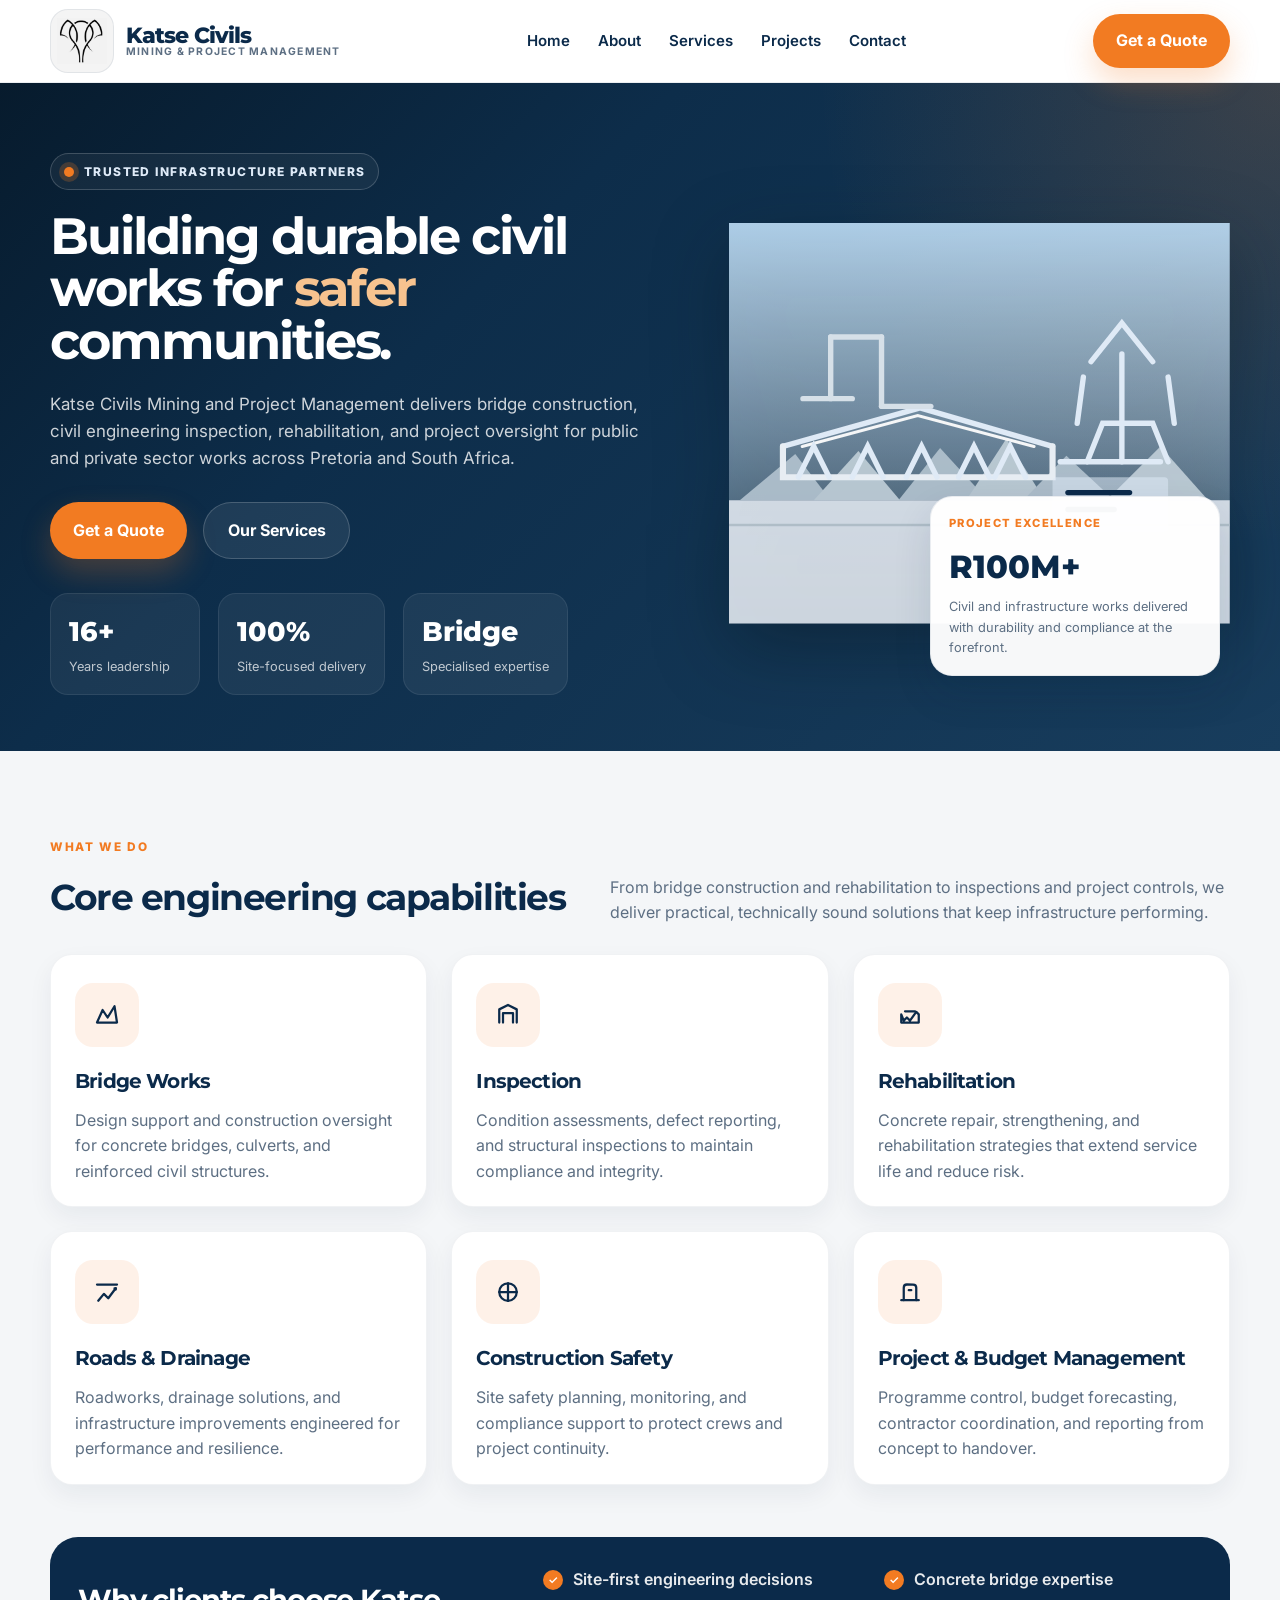
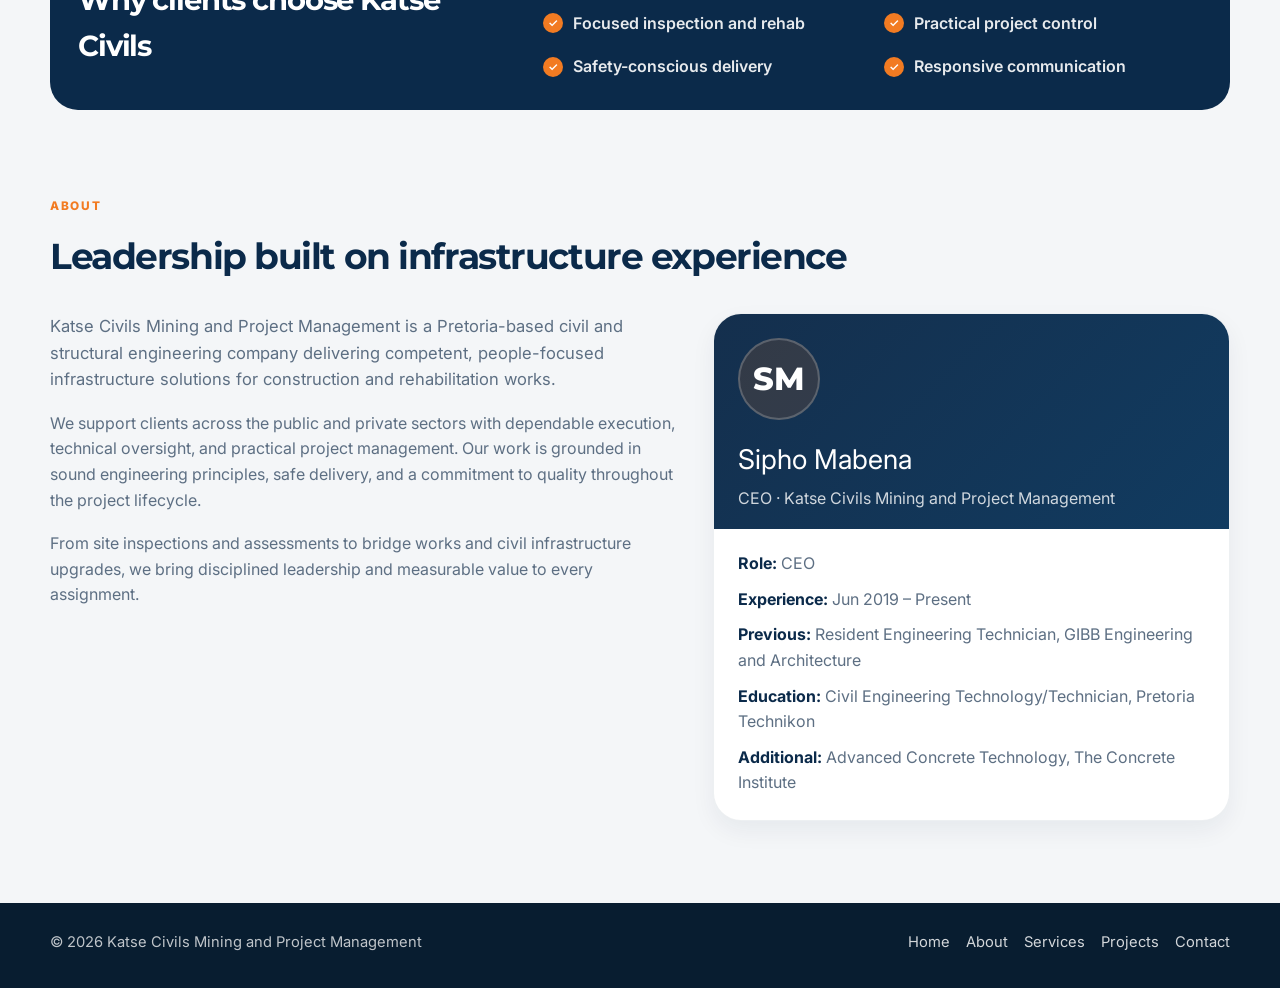
<file: index.html>
﻿<!DOCTYPE html>
<html lang="en">
  <head>
    <meta charset="UTF-8" />
    <meta name="viewport" content="width=device-width, initial-scale=1.0" />
    <title>Katse Civils Mining and Project Management</title>
    <meta
      name="description"
      content="Katse Civils Mining and Project Management delivers civil engineering, bridge works, inspection, rehabilitation and project management solutions in Pretoria and South Africa."
    />
    <link rel="preconnect" href="https://fonts.googleapis.com" />
    <link rel="preconnect" href="https://fonts.gstatic.com" crossorigin />
    <link href="https://fonts.googleapis.com/css2?family=Inter:wght@400;500;600;700;800&family=Montserrat:wght@600;700;800;900&display=swap" rel="stylesheet" />
    <link rel="stylesheet" href="styles.css" />
  </head>
  <body>
    <header class="topbar">
      <div class="container nav">
        <a href="index.html" class="brand" aria-label="Katse Civils home">
          <span class="logo-box" aria-hidden="true">
            <img src="logo.png" alt="Katse Civils logo" />
          </span>
          <span class="brand-copy">
            <span class="brand-name">Katse Civils</span>
            <span class="brand-tag">Mining &amp; Project Management</span>
          </span>
        </a>

        <nav class="nav-links" aria-label="Main navigation">
          <a href="index.html">Home</a>
          <a href="about.html">About</a>
          <a href="services.html">Services</a>
          <a href="projects.html">Projects</a>
          <a href="contact.html">Contact</a>
        </nav>

        <a href="contact.html" class="btn btn-primary">Get a Quote</a>
      </div>
    </header>

    <main>
      <section class="page-hero">
        <div class="hero-grid">
          <div class="hero-copy">
            <div class="eyebrow">Trusted Infrastructure Partners</div>
            <h1>Building durable civil works for <span>safer</span> communities.</h1>
            <p class="lead">Katse Civils Mining and Project Management delivers bridge construction, civil engineering inspection, rehabilitation, and project oversight for public and private sector works across Pretoria and South Africa.</p>

            <div class="hero-actions">
              <a href="contact.html" class="btn btn-primary">Get a Quote</a>
              <a href="services.html" class="btn btn-secondary">Our Services</a>
            </div>

            <div class="hero-metrics" aria-label="Company statistics">
              <div class="metric-box">
                <span class="metric-value">16+</span>
                <span class="metric-label">Years leadership</span>
              </div>
              <div class="metric-box">
                <span class="metric-value">100%</span>
                <span class="metric-label">Site-focused delivery</span>
              </div>
              <div class="metric-box">
                <span class="metric-value">Bridge</span>
                <span class="metric-label">Specialised expertise</span>
              </div>
            </div>
          </div>

          <div class="hero-visual" aria-hidden="true">
            <svg class="hero-art" viewBox="0 0 650 520" xmlns="http://www.w3.org/2000/svg">
              <defs>
                <linearGradient id="skyGlow" x1="0" x2="0" y1="0" y2="1">
                  <stop offset="0%" stop-color="#bfdff8" stop-opacity="0.9"/>
                  <stop offset="100%" stop-color="#dfeef8" stop-opacity="0.1"/>
                </linearGradient>
              </defs>
              <rect x="0" y="0" width="650" height="520" fill="url(#skyGlow)"/>
              <g opacity="0.9">
                <path d="M0 360 L650 360 L650 520 L0 520 Z" fill="#dfe6ee"/>
                <path d="M14 360 L86 300 L132 360 Z" fill="#b4c4d0"/>
                <path d="M110 360 L168 296 L222 360 Z" fill="#c2d0d9"/>
                <path d="M220 360 L274 292 L336 360 Z" fill="#b4c4d0"/>
                <path d="M308 360 L360 280 L410 360 Z" fill="#c2d0d9"/>
                <path d="M382 360 L438 302 L500 360 Z" fill="#b4c4d0"/>
                <path d="M490 360 L560 290 L622 360 Z" fill="#c2d0d9"/>
                <path d="M0 392 H650" stroke="#bcc8d1" stroke-width="3"/>
              </g>
              <g>
                <path d="M70 290 L248 240 L420 290" fill="none" stroke="#dfeaf6" stroke-width="7" stroke-linecap="round"/>
                <path d="M95 290 L245 250 L396 290" fill="none" stroke="#f5f6f7" stroke-width="4" stroke-linecap="round"/>
                <path d="M70 290 L70 330 L420 330 L420 290" fill="none" stroke="#e7edf3" stroke-width="8" stroke-linecap="round"/>
                <path d="M90 330 L110 290 L130 330" fill="none" stroke="#dfeaf6" stroke-width="7" stroke-linecap="round"/>
                <path d="M160 330 L180 290 L200 330" fill="none" stroke="#dfeaf6" stroke-width="7" stroke-linecap="round"/>
                <path d="M230 330 L250 290 L270 330" fill="none" stroke="#dfeaf6" stroke-width="7" stroke-linecap="round"/>
                <path d="M298 330 L318 290 L338 330" fill="none" stroke="#dfeaf6" stroke-width="7" stroke-linecap="round"/>
                <path d="M345 330 L365 290 L385 330" fill="none" stroke="#dfeaf6" stroke-width="7" stroke-linecap="round"/>
                <path d="M96 228 L160 228" stroke="#d6e0e8" stroke-width="7" stroke-linecap="round"/>
                <path d="M132 228 L132 148" stroke="#d6e0e8" stroke-width="7" stroke-linecap="round"/>
                <path d="M132 148 L198 148" stroke="#d6e0e8" stroke-width="7" stroke-linecap="round"/>
                <path d="M198 148 L198 238" stroke="#d6e0e8" stroke-width="7" stroke-linecap="round"/>
                <path d="M198 238 L262 238" stroke="#d6e0e8" stroke-width="7" stroke-linecap="round"/>
                <path d="M430 310 L560 310" stroke="#dfeaf6" stroke-width="7" stroke-linecap="round"/>
                <path d="M510 310 L510 170" stroke="#dfeaf6" stroke-width="7" stroke-linecap="round"/>
                <path d="M470 180 L510 130 L550 180" fill="none" stroke="#dfeaf6" stroke-width="7" stroke-linecap="round"/>
                <path d="M460 200 L452 260" stroke="#dfeaf6" stroke-width="7" stroke-linecap="round"/>
                <path d="M570 200 L578 260" stroke="#dfeaf6" stroke-width="7" stroke-linecap="round"/>
                <path d="M465 310 L485 260 L550 260 L570 310" fill="none" stroke="#dfeaf6" stroke-width="7" stroke-linecap="round"/>
              </g>
              <g>
                <rect x="420" y="330" width="150" height="70" rx="5" fill="#dfeaf6" opacity="0.55"/>
                <path d="M440 350 H520" stroke="#0b2a4a" stroke-width="7" stroke-linecap="round"/>
                <path d="M440 372 H500" stroke="#0b2a4a" stroke-width="7" stroke-linecap="round"/>
              </g>
            </svg>

            <div class="floating-card">
              <div class="mini-label">Project excellence</div>
              <div class="big-metric">R100M+</div>
              <div class="small-text">Civil and infrastructure works delivered with durability and compliance at the forefront.</div>
            </div>
          </div>
        </div>
      </section>

      <section class="section">
        <div class="container">
          <div class="section-head">
            <div>
              <span class="eyebrow-alt">What we do</span>
              <h2>Core engineering capabilities</h2>
            </div>
            <p class="section-text">From bridge construction and rehabilitation to inspections and project controls, we deliver practical, technically sound solutions that keep infrastructure performing.</p>
          </div>

          <div class="services-grid">
            <article class="service-card">
              <div class="icon-circle" aria-hidden="true">
                <svg viewBox="0 0 24 24" fill="none" xmlns="http://www.w3.org/2000/svg">
                  <path d="M4 18L8.5 8L12.5 14L18 5L20 18H4Z" stroke="currentColor" stroke-width="1.8" stroke-linecap="round" stroke-linejoin="round"/>
                </svg>
              </div>
              <h3>Bridge Works</h3>
              <p>Design support and construction oversight for concrete bridges, culverts, and reinforced civil structures.</p>
            </article>

            <article class="service-card">
              <div class="icon-circle" aria-hidden="true">
                <svg viewBox="0 0 24 24" fill="none" xmlns="http://www.w3.org/2000/svg">
                  <path d="M5 18V7.5L12 4L19 7.5V18" stroke="currentColor" stroke-width="1.8" stroke-linecap="round" stroke-linejoin="round"/>
                  <path d="M8 18V10.5H16V18" stroke="currentColor" stroke-width="1.8" stroke-linecap="round" stroke-linejoin="round"/>
                </svg>
              </div>
              <h3>Inspection</h3>
              <p>Condition assessments, defect reporting, and structural inspections to maintain compliance and integrity.</p>
            </article>

            <article class="service-card">
              <div class="icon-circle" aria-hidden="true">
                <svg viewBox="0 0 24 24" fill="none" xmlns="http://www.w3.org/2000/svg">
                  <path d="M7 16.5L9.5 14L12 16.5L17 9.5L19 11.5V18H5V11.5L7 16.5Z" stroke="currentColor" stroke-width="1.8" stroke-linecap="round" stroke-linejoin="round"/>
                  <path d="M8 9H16" stroke="currentColor" stroke-width="1.8" stroke-linecap="round"/>
                </svg>
              </div>
              <h3>Rehabilitation</h3>
              <p>Concrete repair, strengthening, and rehabilitation strategies that extend service life and reduce risk.</p>
            </article>

            <article class="service-card">
              <div class="icon-circle" aria-hidden="true">
                <svg viewBox="0 0 24 24" fill="none" xmlns="http://www.w3.org/2000/svg">
                  <path d="M5 19L9.5 13.5L13 17L19 9" stroke="currentColor" stroke-width="1.8" stroke-linecap="round" stroke-linejoin="round"/>
                  <path d="M18 9H19V10" stroke="currentColor" stroke-width="1.8" stroke-linecap="round" stroke-linejoin="round"/>
                  <path d="M4 6H20" stroke="currentColor" stroke-width="1.8" stroke-linecap="round"/>
                </svg>
              </div>
              <h3>Roads &amp; Drainage</h3>
              <p>Roadworks, drainage solutions, and infrastructure improvements engineered for performance and resilience.</p>
            </article>

            <article class="service-card">
              <div class="icon-circle" aria-hidden="true">
                <svg viewBox="0 0 24 24" fill="none" xmlns="http://www.w3.org/2000/svg">
                  <path d="M12 5V19" stroke="currentColor" stroke-width="1.8" stroke-linecap="round"/>
                  <path d="M5 12H19" stroke="currentColor" stroke-width="1.8" stroke-linecap="round"/>
                  <circle cx="12" cy="12" r="7" stroke="currentColor" stroke-width="1.8"/>
                </svg>
              </div>
              <h3>Construction Safety</h3>
              <p>Site safety planning, monitoring, and compliance support to protect crews and project continuity.</p>
            </article>

            <article class="service-card">
              <div class="icon-circle" aria-hidden="true">
                <svg viewBox="0 0 24 24" fill="none" xmlns="http://www.w3.org/2000/svg">
                  <path d="M7 18.5V8.5C7 7.1 8.1 6 9.5 6H14.5C15.9 6 17 7.1 17 8.5V18.5" stroke="currentColor" stroke-width="1.8" stroke-linecap="round" stroke-linejoin="round"/>
                  <path d="M5 18.5H19" stroke="currentColor" stroke-width="1.8" stroke-linecap="round"/>
                  <path d="M11 10.5H13" stroke="currentColor" stroke-width="1.8" stroke-linecap="round"/>
                </svg>
              </div>
              <h3>Project &amp; Budget Management</h3>
              <p>Programme control, budget forecasting, contractor coordination, and reporting from concept to handover.</p>
            </article>
          </div>

          <div class="why-band">
            <div class="why-grid">
              <div>
                <h3>Why clients choose Katse Civils</h3>
              </div>
              <div class="check-list">
                <span>Site-first engineering decisions</span>
                <span>Concrete bridge expertise</span>
                <span>Focused inspection and rehab</span>
                <span>Practical project control</span>
                <span>Safety-conscious delivery</span>
                <span>Responsive communication</span>
              </div>
            </div>
          </div>
        </div>
      </section>

      <section class="section">
        <div class="container">
          <div class="section-head">
            <div>
              <span class="eyebrow-alt">About</span>
              <h2>Leadership built on infrastructure experience</h2>
            </div>
          </div>

          <div class="about-layout">
            <div class="copy-block">
              <p class="lead-copy">Katse Civils Mining and Project Management is a Pretoria-based civil and structural engineering company delivering competent, people-focused infrastructure solutions for construction and rehabilitation works.</p>
              <p>We support clients across the public and private sectors with dependable execution, technical oversight, and practical project management. Our work is grounded in sound engineering principles, safe delivery, and a commitment to quality throughout the project lifecycle.</p>
              <p>From site inspections and assessments to bridge works and civil infrastructure upgrades, we bring disciplined leadership and measurable value to every assignment.</p>
            </div>

            <aside class="info-card" aria-label="CEO profile card">
              <div class="info-card-header">
                <div class="avatar">SM</div>
                <div class="avatar-name">Sipho Mabena</div>
                <div class="avatar-role">CEO · Katse Civils Mining and Project Management</div>
              </div>
              <div class="info-card-body">
                <div class="credential-list">
                  <div><strong>Role:</strong> CEO</div>
                  <div><strong>Experience:</strong> Jun 2019 – Present</div>
                  <div><strong>Previous:</strong> Resident Engineering Technician, GIBB Engineering and Architecture</div>
                  <div><strong>Education:</strong> Civil Engineering Technology/Technician, Pretoria Technikon</div>
                  <div><strong>Additional:</strong> Advanced Concrete Technology, The Concrete Institute</div>
                </div>
              </div>
            </aside>
          </div>
        </div>
      </section>
    </main>

    <footer>
      <div class="container footer-inner">
        <div>© <span id="year"></span> Katse Civils Mining and Project Management</div>
        <div class="footer-links">
          <a href="index.html">Home</a>
          <a href="about.html">About</a>
          <a href="services.html">Services</a>
          <a href="projects.html">Projects</a>
          <a href="contact.html">Contact</a>
        </div>
      </div>
    </footer>

    <script>
      document.getElementById('year').textContent = new Date().getFullYear();
    </script>
  </body>
</html>
</file>
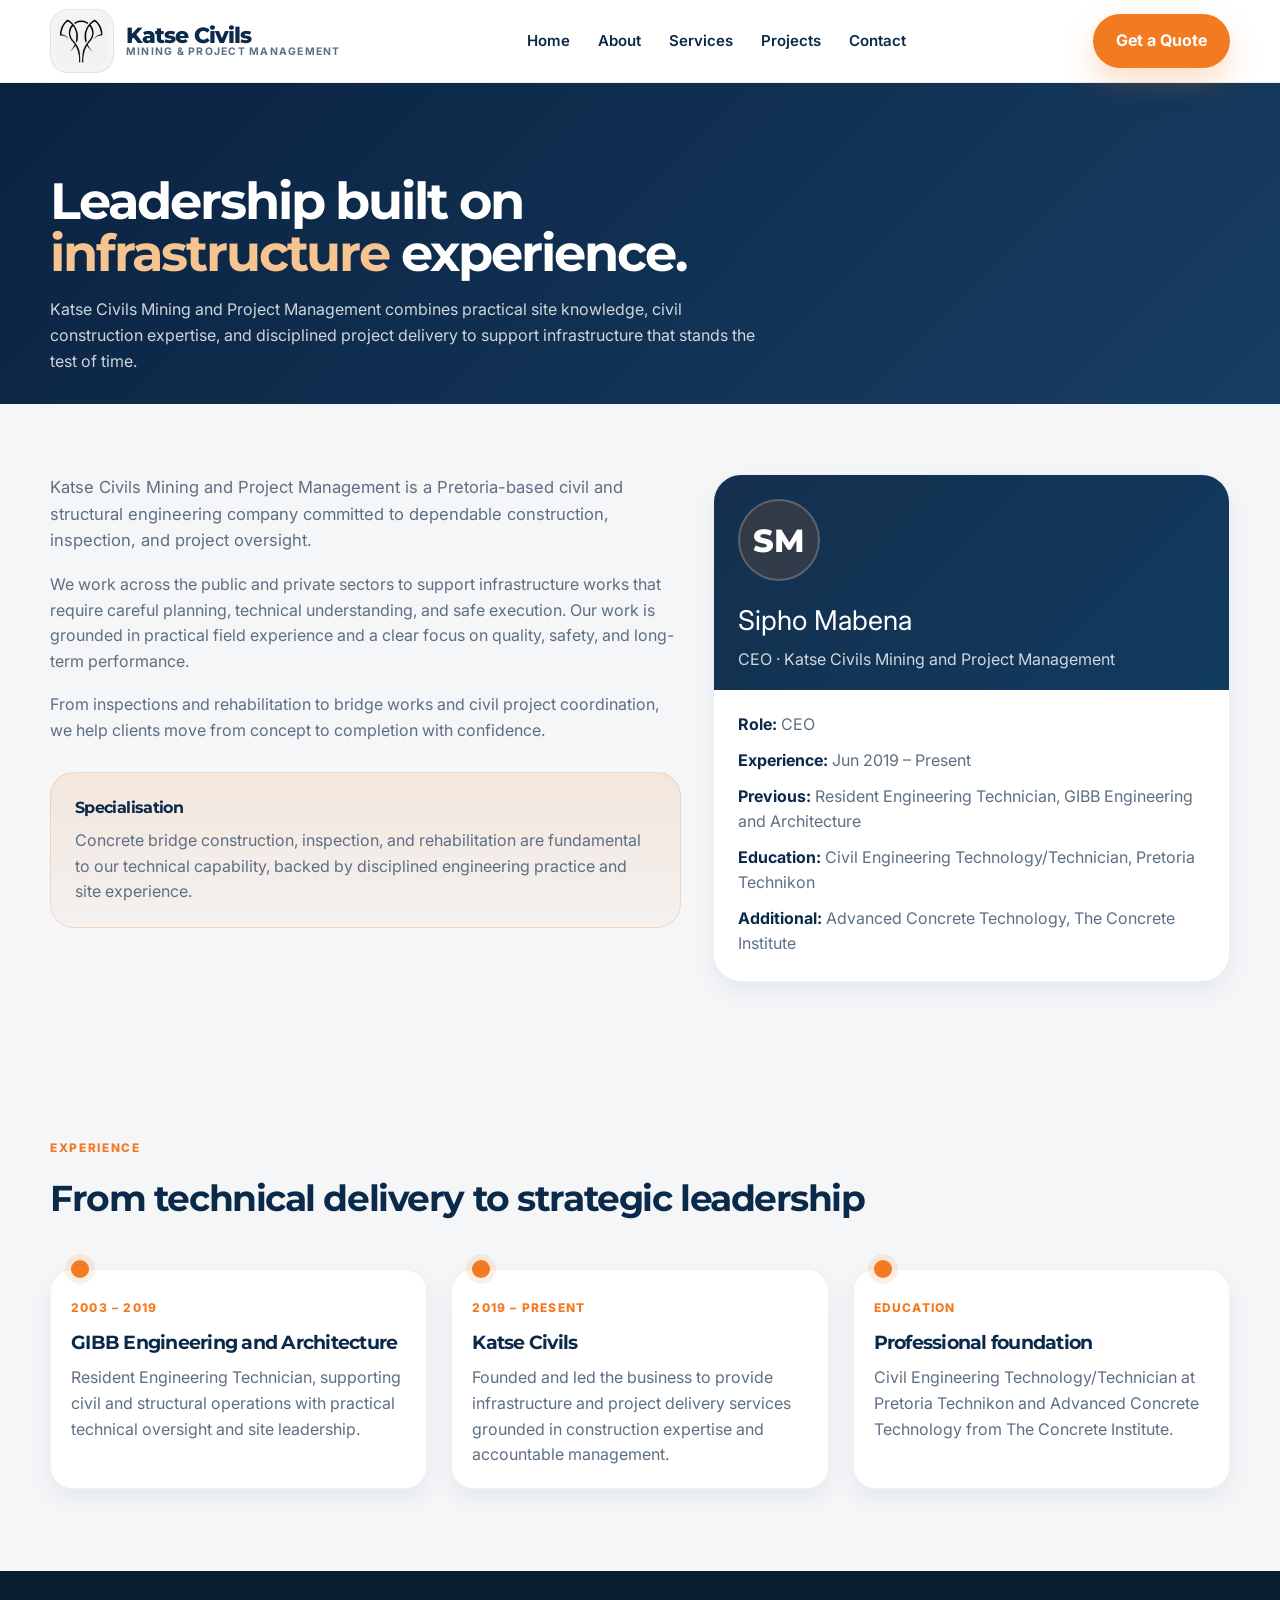
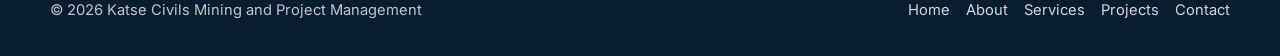
<file: about.html>
<!DOCTYPE html>
<html lang="en">
  <head>
    <meta charset="UTF-8" />
    <meta name="viewport" content="width=device-width, initial-scale=1.0" />
    <title>About | Katse Civils</title>
    <meta name="description" content="Learn about Katse Civils Mining and Project Management, its leadership, and founder Sipho Mabena." />
    <link rel="preconnect" href="https://fonts.googleapis.com" />
    <link rel="preconnect" href="https://fonts.gstatic.com" crossorigin />
    <link href="https://fonts.googleapis.com/css2?family=Inter:wght@400;500;600;700;800&family=Montserrat:wght@600;700;800;900&display=swap" rel="stylesheet" />
    <link rel="stylesheet" href="styles.css" />
  </head>
  <body>
    <header class="topbar">
      <div class="container nav">
        <a href="index.html" class="brand" aria-label="Katse Civils home">
          <span class="logo-box" aria-hidden="true">
            <img src="logo.png" alt="Katse Civils logo" />
          </span>
          <span class="brand-copy">
            <span class="brand-name">Katse Civils</span>
            <span class="brand-tag">Mining &amp; Project Management</span>
          </span>
        </a>

        <nav class="nav-links" aria-label="Main navigation">
          <a href="index.html">Home</a>
          <a href="about.html">About</a>
          <a href="services.html">Services</a>
          <a href="projects.html">Projects</a>
          <a href="contact.html">Contact</a>
        </nav>

        <a href="contact.html" class="btn btn-primary">Get a Quote</a>
      </div>
    </header>

    <main>
      <section class="page-header">
        <div class="page-head">
          <h1>Leadership built on <span>infrastructure</span> experience.</h1>
          <p>Katse Civils Mining and Project Management combines practical site knowledge, civil construction expertise, and disciplined project delivery to support infrastructure that stands the test of time.</p>
        </div>
      </section>

      <section class="content-wrap">
        <div class="container about-layout">
          <div class="copy-block">
            <p class="lead-copy">Katse Civils Mining and Project Management is a Pretoria-based civil and structural engineering company committed to dependable construction, inspection, and project oversight.</p>
            <p>We work across the public and private sectors to support infrastructure works that require careful planning, technical understanding, and safe execution. Our work is grounded in practical field experience and a clear focus on quality, safety, and long-term performance.</p>
            <p>From inspections and rehabilitation to bridge works and civil project coordination, we help clients move from concept to completion with confidence.</p>

            <div class="panel">
              <h4>Specialisation</h4>
              <p>Concrete bridge construction, inspection, and rehabilitation are fundamental to our technical capability, backed by disciplined engineering practice and site experience.</p>
            </div>
          </div>

          <aside class="info-card" aria-label="CEO profile card">
            <div class="info-card-header">
              <div class="avatar">SM</div>
              <div class="avatar-name">Sipho Mabena</div>
              <div class="avatar-role">CEO · Katse Civils Mining and Project Management</div>
            </div>
            <div class="info-card-body">
              <div class="credential-list">
                <div><strong>Role:</strong> CEO</div>
                <div><strong>Experience:</strong> Jun 2019 – Present</div>
                <div><strong>Previous:</strong> Resident Engineering Technician, GIBB Engineering and Architecture</div>
                <div><strong>Education:</strong> Civil Engineering Technology/Technician, Pretoria Technikon</div>
                <div><strong>Additional:</strong> Advanced Concrete Technology, The Concrete Institute</div>
              </div>
            </div>
          </aside>
        </div>
      </section>

      <section class="section">
        <div class="container">
          <div class="section-head">
            <div>
              <span class="eyebrow-alt">Experience</span>
              <h2>From technical delivery to strategic leadership</h2>
            </div>
          </div>

          <div class="timeline" aria-label="Career timeline">
            <div class="timeline-item">
              <div class="timeline-year">2003 – 2019</div>
              <h3>GIBB Engineering and Architecture</h3>
              <p>Resident Engineering Technician, supporting civil and structural operations with practical technical oversight and site leadership.</p>
            </div>

            <div class="timeline-item">
              <div class="timeline-year">2019 – Present</div>
              <h3>Katse Civils</h3>
              <p>Founded and led the business to provide infrastructure and project delivery services grounded in construction expertise and accountable management.</p>
            </div>

            <div class="timeline-item">
              <div class="timeline-year">Education</div>
              <h3>Professional foundation</h3>
              <p>Civil Engineering Technology/Technician at Pretoria Technikon and Advanced Concrete Technology from The Concrete Institute.</p>
            </div>
          </div>
        </div>
      </section>
    </main>

    <footer>
      <div class="container footer-inner">
        <div>© <span id="year"></span> Katse Civils Mining and Project Management</div>
        <div class="footer-links">
          <a href="index.html">Home</a>
          <a href="about.html">About</a>
          <a href="services.html">Services</a>
          <a href="projects.html">Projects</a>
          <a href="contact.html">Contact</a>
        </div>
      </div>
    </footer>

    <script>
      document.getElementById('year').textContent = new Date().getFullYear();
    </script>
  </body>
</html>
</file>
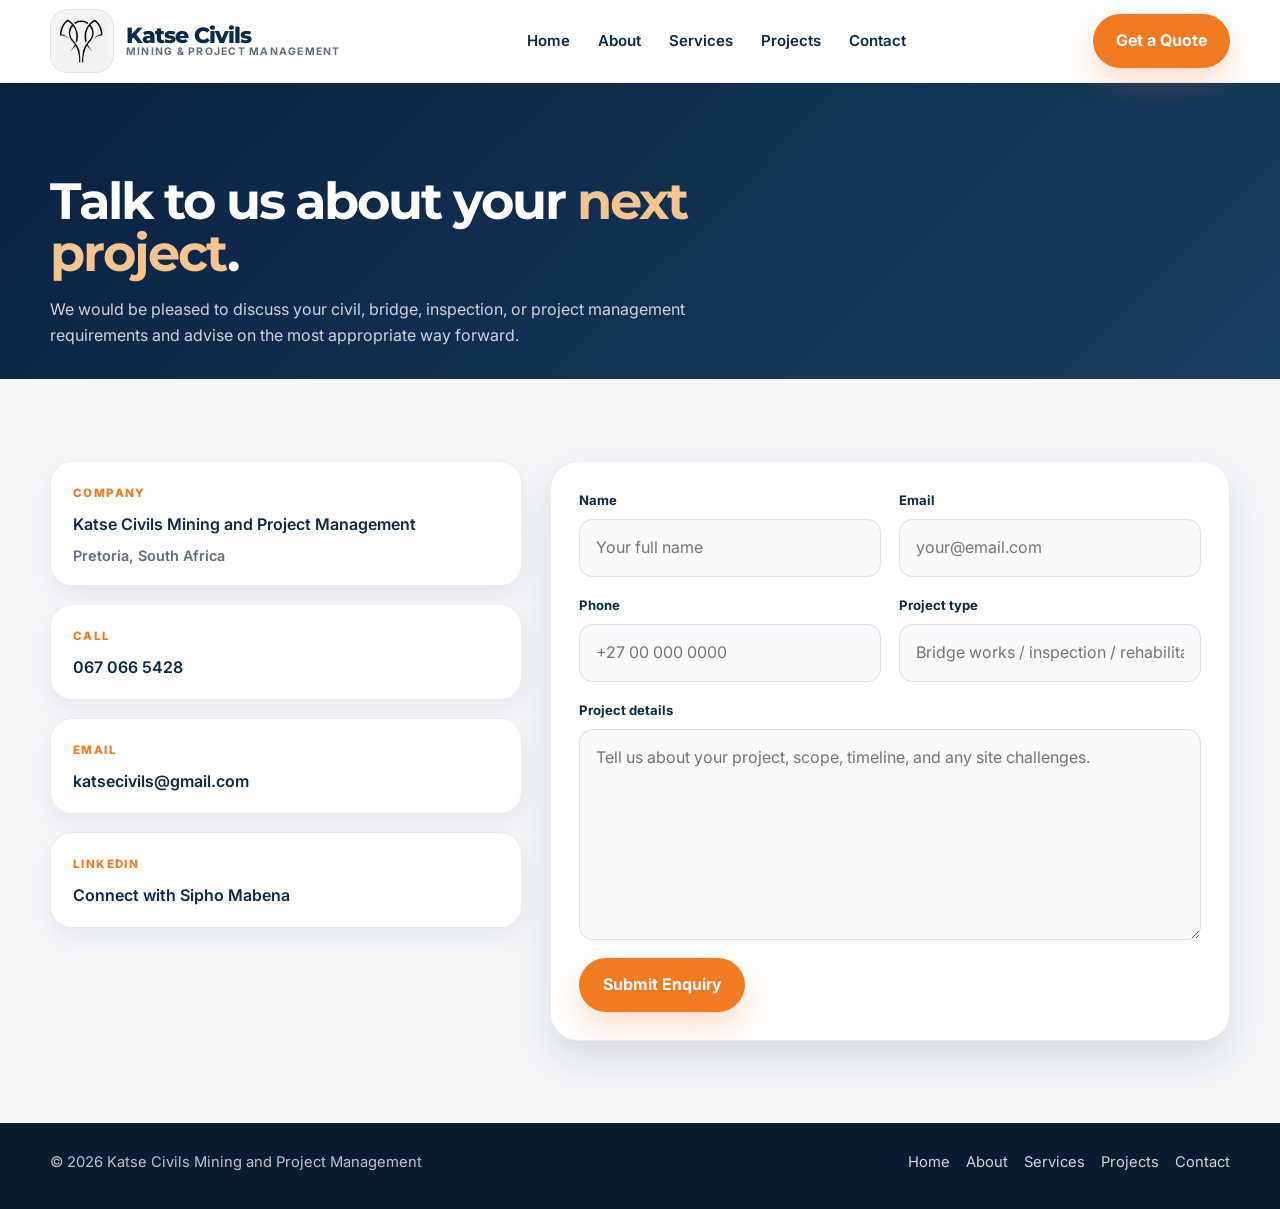
<file: contact.html>
<!DOCTYPE html>
<html lang="en">
  <head>
    <meta charset="UTF-8" />
    <meta name="viewport" content="width=device-width, initial-scale=1.0" />
    <title>Contact | Katse Civils</title>
    <meta name="description" content="Contact Katse Civils Mining and Project Management for civil, bridge, inspection, and project management enquiries." />
    <link rel="preconnect" href="https://fonts.googleapis.com" />
    <link rel="preconnect" href="https://fonts.gstatic.com" crossorigin />
    <link href="https://fonts.googleapis.com/css2?family=Inter:wght@400;500;600;700;800&family=Montserrat:wght@600;700;800;900&display=swap" rel="stylesheet" />
    <link rel="stylesheet" href="styles.css" />
  </head>
  <body>
    <header class="topbar">
      <div class="container nav">
        <a href="index.html" class="brand" aria-label="Katse Civils home">
          <span class="logo-box" aria-hidden="true">
            <img src="logo.png" alt="Katse Civils logo" />
          </span>
          <span class="brand-copy">
            <span class="brand-name">Katse Civils</span>
            <span class="brand-tag">Mining &amp; Project Management</span>
          </span>
        </a>

        <nav class="nav-links" aria-label="Main navigation">
          <a href="index.html">Home</a>
          <a href="about.html">About</a>
          <a href="services.html">Services</a>
          <a href="projects.html">Projects</a>
          <a href="contact.html">Contact</a>
        </nav>

        <a href="contact.html" class="btn btn-primary">Get a Quote</a>
      </div>
    </header>

    <main>
      <section class="page-header">
        <div class="page-head">
          <h1>Talk to us about your <span>next project</span>.</h1>
          <p>We would be pleased to discuss your civil, bridge, inspection, or project management requirements and advise on the most appropriate way forward.</p>
        </div>
      </section>

      <section class="section">
        <div class="container contact-layout">
          <div class="info-stack">
            <div class="contact-card">
              <div class="label">Company</div>
              <p>Katse Civils Mining and Project Management</p>
              <p class="subtle">Pretoria, South Africa</p>
            </div>

            <div class="contact-card">
              <div class="label">Call</div>
              <a href="tel:+27670665428">067 066 5428</a>
            </div>

            <div class="contact-card">
              <div class="label">Email</div>
              <a href="mailto:katsecivils@gmail.com">katsecivils@gmail.com</a>
            </div>

            <div class="contact-card">
              <div class="label">LinkedIn</div>
              <a href="https://www.linkedin.com" target="_blank" rel="noopener noreferrer">Connect with Sipho Mabena</a>
            </div>
          </div>

          <form class="contact-form" id="quote-form" aria-label="Project enquiry form">
            <div class="form-grid">
              <div class="field">
                <label for="name">Name</label>
                <input id="name" name="name" type="text" placeholder="Your full name" required />
              </div>

              <div class="field">
                <label for="email">Email</label>
                <input id="email" name="email" type="email" placeholder="your@email.com" required />
              </div>

              <div class="field">
                <label for="phone">Phone</label>
                <input id="phone" name="phone" type="tel" placeholder="+27 00 000 0000" required />
              </div>

              <div class="field">
                <label for="project">Project type</label>
                <input id="project" name="project" type="text" placeholder="Bridge works / inspection / rehabilitation" />
              </div>

              <div class="field full">
                <label for="details">Project details</label>
                <textarea id="details" name="details" rows="7" placeholder="Tell us about your project, scope, timeline, and any site challenges." required></textarea>
              </div>
            </div>

            <div class="submit-row">
              <button type="submit" class="btn btn-primary">Submit Enquiry</button>
            </div>
          </form>
        </div>
      </section>
    </main>

    <footer>
      <div class="container footer-inner">
        <div>© <span id="year"></span> Katse Civils Mining and Project Management</div>
        <div class="footer-links">
          <a href="index.html">Home</a>
          <a href="about.html">About</a>
          <a href="services.html">Services</a>
          <a href="projects.html">Projects</a>
          <a href="contact.html">Contact</a>
        </div>
      </div>
    </footer>

    <script>
      document.getElementById('year').textContent = new Date().getFullYear();

      document.getElementById('quote-form').addEventListener('submit', function (event) {
        event.preventDefault();

        const formData = new FormData(this);
        const name = (formData.get('name') || '').toString().trim();
        const email = (formData.get('email') || '').toString().trim();
        const phone = (formData.get('phone') || '').toString().trim();
        const project = (formData.get('project') || '').toString().trim();
        const details = (formData.get('details') || '').toString().trim();

        const subject = encodeURIComponent('Project Enquiry from ' + (name || 'Website Visitor'));
        const body = encodeURIComponent(
          'Name: ' + name + '\n' +
          'Email: ' + email + '\n' +
          'Phone: ' + phone + '\n' +
          'Project Type: ' + (project || 'Not specified') + '\n\n' +
          'Project Details:\n' + details
        );

        window.location.href = 'mailto:modzukak@gmail.com?subject=' + subject + '&body=' + body;
      });
    </script>
  </body>
</html>
</file>
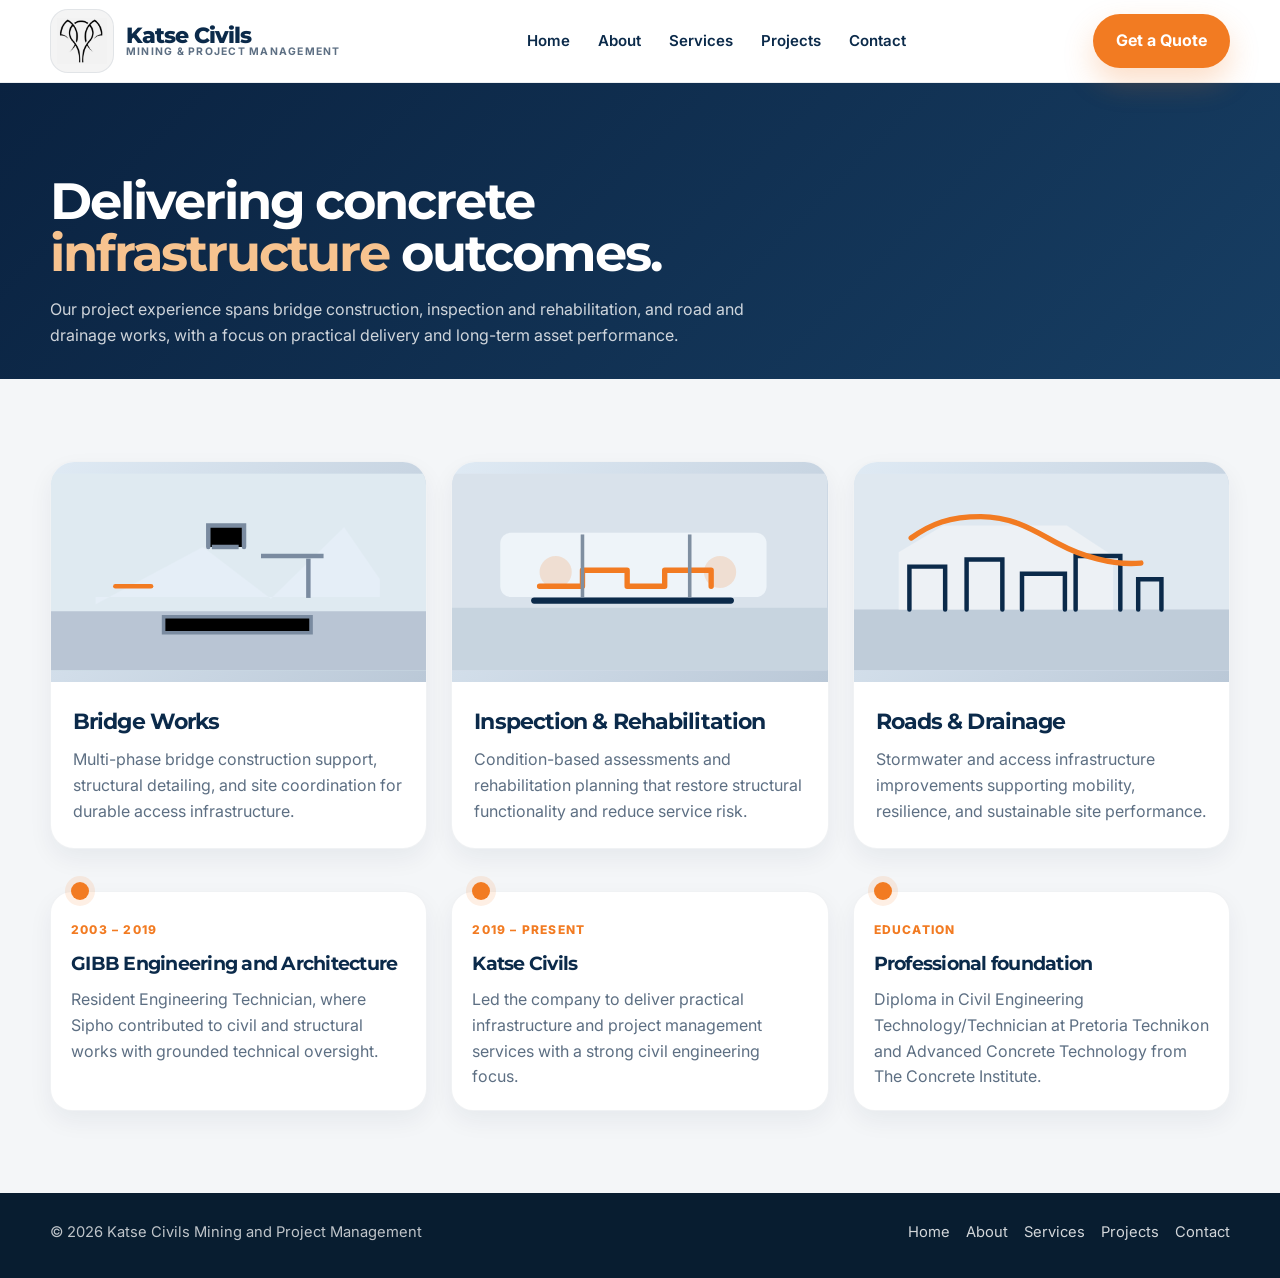
<file: projects.html>
<!DOCTYPE html>
<html lang="en">
  <head>
    <meta charset="UTF-8" />
    <meta name="viewport" content="width=device-width, initial-scale=1.0" />
    <title>Projects | Katse Civils</title>
    <meta name="description" content="Explore Katse Civils projects spanning bridge works, inspection and rehabilitation, and roads and drainage." />
    <link rel="preconnect" href="https://fonts.googleapis.com" />
    <link rel="preconnect" href="https://fonts.gstatic.com" crossorigin />
    <link href="https://fonts.googleapis.com/css2?family=Inter:wght@400;500;600;700;800&family=Montserrat:wght@600;700;800;900&display=swap" rel="stylesheet" />
    <link rel="stylesheet" href="styles.css" />
  </head>
  <body>
    <header class="topbar">
      <div class="container nav">
        <a href="index.html" class="brand" aria-label="Katse Civils home">
          <span class="logo-box" aria-hidden="true">
            <img src="logo.png" alt="Katse Civils logo" />
          </span>
          <span class="brand-copy">
            <span class="brand-name">Katse Civils</span>
            <span class="brand-tag">Mining &amp; Project Management</span>
          </span>
        </a>

        <nav class="nav-links" aria-label="Main navigation">
          <a href="index.html">Home</a>
          <a href="about.html">About</a>
          <a href="services.html">Services</a>
          <a href="projects.html">Projects</a>
          <a href="contact.html">Contact</a>
        </nav>

        <a href="contact.html" class="btn btn-primary">Get a Quote</a>
      </div>
    </header>

    <main>
      <section class="page-header">
        <div class="page-head">
          <h1>Delivering concrete <span>infrastructure</span> outcomes.</h1>
          <p>Our project experience spans bridge construction, inspection and rehabilitation, and road and drainage works, with a focus on practical delivery and long-term asset performance.</p>
        </div>
      </section>

      <section class="section">
        <div class="container">
          <div class="project-grid">
            <article class="project-card">
              <div class="project-visual" aria-hidden="true">
                <svg viewBox="0 0 420 220" xmlns="http://www.w3.org/2000/svg">
                  <rect width="420" height="220" fill="#dfeaf1"/>
                  <path d="M0 154h420v66H0z" fill="#b9c5d4"/>
                  <path d="M50 146 170 82l76 58 82-80 40 58v20H50z" fill="#e5eef7"/>
                  <path d="M126 160h165v18H126z" stroke="#7a8ba0" stroke-width="4"/>
                  <path d="M176 82V58h40v24" stroke="#7a8ba0" stroke-width="5" stroke-linecap="round"/>
                  <path d="M180 82h30" stroke="#7a8ba0" stroke-width="5"/>
                  <path d="M235 92h70" stroke="#7a8ba0" stroke-width="5"/>
                  <path d="M288 95v44" stroke="#7a8ba0" stroke-width="5"/>
                  <path d="M72 126h40" stroke="#f27b22" stroke-width="5" stroke-linecap="round"/>
                </svg>
              </div>
              <div class="project-body">
                <h3>Bridge Works</h3>
                <p>Multi-phase bridge construction support, structural detailing, and site coordination for durable access infrastructure.</p>
              </div>
            </article>

            <article class="project-card">
              <div class="project-visual" aria-hidden="true">
                <svg viewBox="0 0 420 220" xmlns="http://www.w3.org/2000/svg">
                  <rect width="420" height="220" fill="#d9e2eb"/>
                  <path d="M0 150h420v70H0z" fill="#c7d4df"/>
                  <rect x="54" y="66" width="298" height="72" rx="12" fill="#eef4f9"/>
                  <path d="M92 142h220" stroke="#0b2a4a" stroke-width="7" stroke-linecap="round"/>
                  <path d="M98 126h48v-18h50v18h42v-18h52v18" fill="none" stroke="#f27b22" stroke-width="6" stroke-linecap="round" stroke-linejoin="round"/>
                  <path d="M146 68v70" stroke="#7f8fa1" stroke-width="4"/>
                  <path d="M266 68v70" stroke="#7f8fa1" stroke-width="4"/>
                  <circle cx="116" cy="110" r="18" fill="#f27b22" opacity="0.18"/>
                  <circle cx="300" cy="110" r="18" fill="#f27b22" opacity="0.18"/>
                </svg>
              </div>
              <div class="project-body">
                <h3>Inspection &amp; Rehabilitation</h3>
                <p>Condition-based assessments and rehabilitation planning that restore structural functionality and reduce service risk.</p>
              </div>
            </article>

            <article class="project-card">
              <div class="project-visual" aria-hidden="true">
                <svg viewBox="0 0 420 220" xmlns="http://www.w3.org/2000/svg">
                  <rect width="420" height="220" fill="#dfe8f0"/>
                  <path d="M0 152h420v68H0z" fill="#bfccd9"/>
                  <path d="M50 152V88l50-30h138l52 34v60" fill="#edf1f5"/>
                  <path d="M62 152V104h40v48" fill="none" stroke="#0b2a4a" stroke-width="5" stroke-linecap="round"/>
                  <path d="M126 152V96h40v56" fill="none" stroke="#0b2a4a" stroke-width="5" stroke-linecap="round"/>
                  <path d="M188 152V112h48v40" fill="none" stroke="#0b2a4a" stroke-width="5" stroke-linecap="round"/>
                  <path d="M248 152V92h50v60" fill="none" stroke="#0b2a4a" stroke-width="5" stroke-linecap="round"/>
                  <path d="M318 152V118h26v34" fill="none" stroke="#0b2a4a" stroke-width="5" stroke-linecap="round"/>
                  <path d="M64 72c22-16 43-24 78-24 36 0 60 16 86 30s61 25 93 22" fill="none" stroke="#f27b22" stroke-width="6" stroke-linecap="round"/>
                </svg>
              </div>
              <div class="project-body">
                <h3>Roads &amp; Drainage</h3>
                <p>Stormwater and access infrastructure improvements supporting mobility, resilience, and sustainable site performance.</p>
              </div>
            </article>
          </div>

          <div class="timeline" aria-label="Career timeline">
            <div class="timeline-item">
              <div class="timeline-year">2003 – 2019</div>
              <h3>GIBB Engineering and Architecture</h3>
              <p>Resident Engineering Technician, where Sipho contributed to civil and structural works with grounded technical oversight.</p>
            </div>

            <div class="timeline-item">
              <div class="timeline-year">2019 – Present</div>
              <h3>Katse Civils</h3>
              <p>Led the company to deliver practical infrastructure and project management services with a strong civil engineering focus.</p>
            </div>

            <div class="timeline-item">
              <div class="timeline-year">Education</div>
              <h3>Professional foundation</h3>
              <p>Diploma in Civil Engineering Technology/Technician at Pretoria Technikon and Advanced Concrete Technology from The Concrete Institute.</p>
            </div>
          </div>
        </div>
      </section>
    </main>

    <footer>
      <div class="container footer-inner">
        <div>© <span id="year"></span> Katse Civils Mining and Project Management</div>
        <div class="footer-links">
          <a href="index.html">Home</a>
          <a href="about.html">About</a>
          <a href="services.html">Services</a>
          <a href="projects.html">Projects</a>
          <a href="contact.html">Contact</a>
        </div>
      </div>
    </footer>

    <script>
      document.getElementById('year').textContent = new Date().getFullYear();
    </script>
  </body>
</html>
</file>
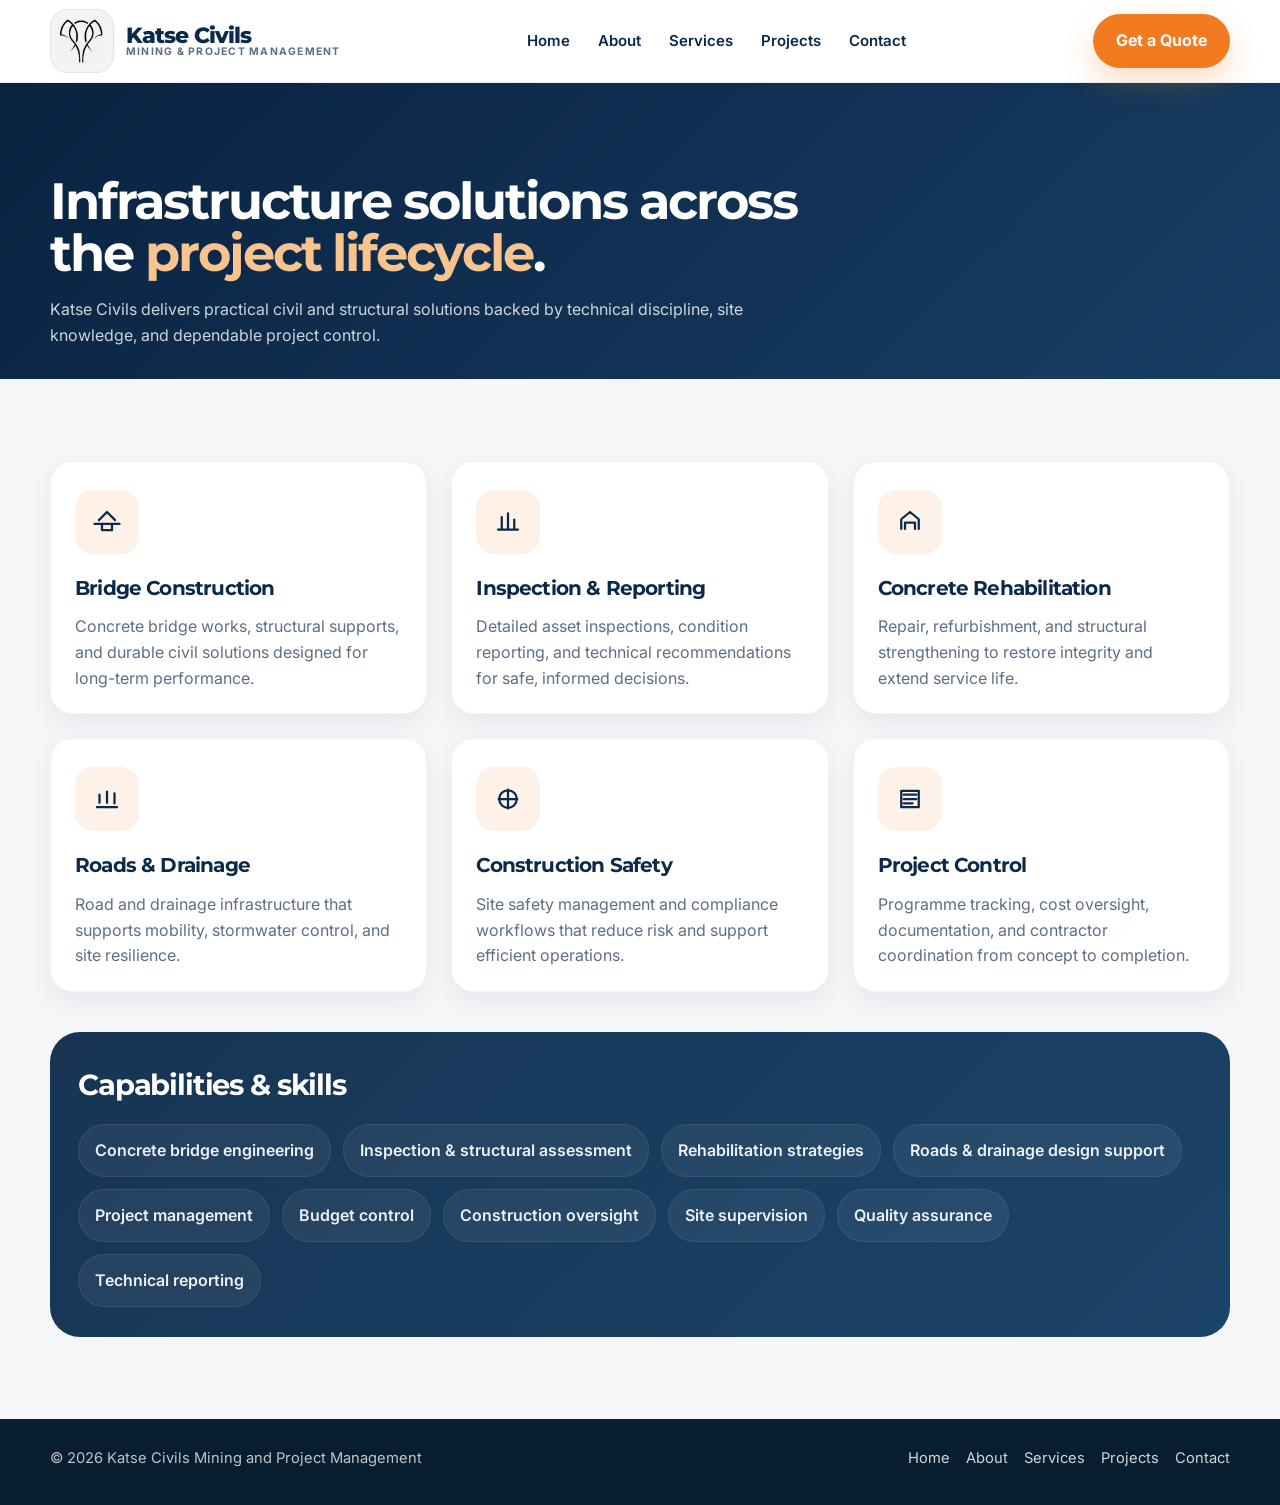
<file: services.html>
<!DOCTYPE html>
<html lang="en">
  <head>
    <meta charset="UTF-8" />
    <meta name="viewport" content="width=device-width, initial-scale=1.0" />
    <title>Services | Katse Civils</title>
    <meta name="description" content="Katse Civils provides bridge works, inspection, rehabilitation, roads & drainage, safety, and project management services." />
    <link rel="preconnect" href="https://fonts.googleapis.com" />
    <link rel="preconnect" href="https://fonts.gstatic.com" crossorigin />
    <link href="https://fonts.googleapis.com/css2?family=Inter:wght@400;500;600;700;800&family=Montserrat:wght@600;700;800;900&display=swap" rel="stylesheet" />
    <link rel="stylesheet" href="styles.css" />
  </head>
  <body>
    <header class="topbar">
      <div class="container nav">
        <a href="index.html" class="brand" aria-label="Katse Civils home">
          <span class="logo-box" aria-hidden="true">
            <img src="logo.png" alt="Katse Civils logo" />
          </span>
          <span class="brand-copy">
            <span class="brand-name">Katse Civils</span>
            <span class="brand-tag">Mining &amp; Project Management</span>
          </span>
        </a>

        <nav class="nav-links" aria-label="Main navigation">
          <a href="index.html">Home</a>
          <a href="about.html">About</a>
          <a href="services.html">Services</a>
          <a href="projects.html">Projects</a>
          <a href="contact.html">Contact</a>
        </nav>

        <a href="contact.html" class="btn btn-primary">Get a Quote</a>
      </div>
    </header>

    <main>
      <section class="page-header">
        <div class="page-head">
          <h1>Infrastructure solutions across the <span>project lifecycle</span>.</h1>
          <p>Katse Civils delivers practical civil and structural solutions backed by technical discipline, site knowledge, and dependable project control.</p>
        </div>
      </section>

      <section class="section">
        <div class="container">
          <div class="services-grid">
            <article class="service-card">
              <div class="icon-circle" aria-hidden="true">
                <svg viewBox="0 0 24 24" xmlns="http://www.w3.org/2000/svg" role="img" aria-label="Bridge Construction">
                  <path d="M2 13.5h20M5.5 10.5L12 4l6.5 6.5M8 13.5v5h8v-5" fill="none" stroke="currentColor" stroke-width="1.8" stroke-linecap="round" stroke-linejoin="round"/>
                </svg>
              </div>
              <h3>Bridge Construction</h3>
              <p>Concrete bridge works, structural supports, and durable civil solutions designed for long-term performance.</p>
            </article>

            <article class="service-card">
              <div class="icon-circle" aria-hidden="true">
                <svg viewBox="0 0 24 24" xmlns="http://www.w3.org/2000/svg" role="img" aria-label="Inspection & Reporting">
                  <path d="M4 18h16M7 18V8m5 10V5m5 13v-8" fill="none" stroke="currentColor" stroke-width="1.8" stroke-linecap="round" stroke-linejoin="round"/>
                </svg>
              </div>
              <h3>Inspection &amp; Reporting</h3>
              <p>Detailed asset inspections, condition reporting, and technical recommendations for safe, informed decisions.</p>
            </article>

            <article class="service-card">
              <div class="icon-circle" aria-hidden="true">
                <svg viewBox="0 0 24 24" xmlns="http://www.w3.org/2000/svg" role="img" aria-label="Concrete Rehabilitation">
                  <path d="M5 17.5V9.8L12 4l7 5.8v7.7M8 17.5v-5h8v5" fill="none" stroke="currentColor" stroke-width="1.8" stroke-linecap="round" stroke-linejoin="round"/>
                </svg>
              </div>
              <h3>Concrete Rehabilitation</h3>
              <p>Repair, refurbishment, and structural strengthening to restore integrity and extend service life.</p>
            </article>

            <article class="service-card">
              <div class="icon-circle" aria-hidden="true">
                <svg viewBox="0 0 24 24" xmlns="http://www.w3.org/2000/svg" role="img" aria-label="Roads & Drainage">
                  <path d="M4 18.5h16M6 15V8.5m6 6.5V6m6 9.5v-8" fill="none" stroke="currentColor" stroke-width="1.8" stroke-linecap="round" stroke-linejoin="round"/>
                </svg>
              </div>
              <h3>Roads &amp; Drainage</h3>
              <p>Road and drainage infrastructure that supports mobility, stormwater control, and site resilience.</p>
            </article>

            <article class="service-card">
              <div class="icon-circle" aria-hidden="true">
                <svg viewBox="0 0 24 24" xmlns="http://www.w3.org/2000/svg" role="img" aria-label="Construction Safety">
                  <path d="M12 4.5v15M4.5 12h15" fill="none" stroke="currentColor" stroke-width="1.8" stroke-linecap="round"/><circle cx="12" cy="12" r="7" fill="none" stroke="currentColor" stroke-width="1.8"/>
                </svg>
              </div>
              <h3>Construction Safety</h3>
              <p>Site safety management and compliance workflows that reduce risk and support efficient operations.</p>
            </article>

            <article class="service-card">
              <div class="icon-circle" aria-hidden="true">
                <svg viewBox="0 0 24 24" xmlns="http://www.w3.org/2000/svg" role="img" aria-label="Project Control">
                  <path d="M7 8.5h10M7 12h10M7 15.5h7M5 5.5h14v13H5z" fill="none" stroke="currentColor" stroke-width="1.8" stroke-linecap="round" stroke-linejoin="round"/>
                </svg>
              </div>
              <h3>Project Control</h3>
              <p>Programme tracking, cost oversight, documentation, and contractor coordination from concept to completion.</p>
            </article>
          </div>

          <div class="capability-band">
            <h3>Capabilities &amp; skills</h3>
            <div class="skill-list">
              <span>Concrete bridge engineering</span>
              <span>Inspection &amp; structural assessment</span>
              <span>Rehabilitation strategies</span>
              <span>Roads &amp; drainage design support</span>
              <span>Project management</span>
              <span>Budget control</span>
              <span>Construction oversight</span>
              <span>Site supervision</span>
              <span>Quality assurance</span>
              <span>Technical reporting</span>
            </div>
          </div>
        </div>
      </section>
    </main>

    <footer>
      <div class="container footer-inner">
        <div>© <span id="year"></span> Katse Civils Mining and Project Management</div>
        <div class="footer-links">
          <a href="index.html">Home</a>
          <a href="about.html">About</a>
          <a href="services.html">Services</a>
          <a href="projects.html">Projects</a>
          <a href="contact.html">Contact</a>
        </div>
      </div>
    </footer>

    <script>
      document.getElementById('year').textContent = new Date().getFullYear();
    </script>
  </body>
</html>
</file>
<file: styles.css>
:root {
  --navy: #0b2a4a;
  --navy-2: #123d62;
  --orange: #f27b22;
  --orange-soft: #ffd2a1;
  --white: #ffffff;
  --off-white: #f4f6f8;
  --grey-100: #e9edf2;
  --grey-200: #dfe6ee;
  --grey-300: #ced7e1;
  --grey-600: #5d6f83;
  --grey-800: #27384b;
  --shadow: 0 18px 38px rgba(11, 42, 74, 0.12);
  --shadow-soft: 0 10px 24px rgba(11, 42, 74, 0.06);
  --radius: 22px;
  --logo-bg: #F4F4F4; /* rgb(244,244,244) / whitesmoke */
}

* {
  box-sizing: border-box;
}

html {
  scroll-behavior: smooth;
}

body {
  margin: 0;
  font-family: "Inter", sans-serif;
  background: var(--off-white);
  color: var(--grey-800);
  line-height: 1.6;
}

a {
  text-decoration: none;
  color: inherit;
}

img, svg {
  max-width: 100%;
  display: block;
}

button, input, textarea {
  font: inherit;
}

h1, h2, h3, h4, .brand-name, .nav-brand {
  margin: 0;
  font-family: "Montserrat", sans-serif;
  letter-spacing: -0.04em;
}

p {
  margin: 0;
}

.container {
  width: min(1180px, calc(100% - 32px));
  margin: 0 auto;
}

.topbar {
  position: sticky;
  top: 0;
  z-index: 50;
  background: rgba(255, 255, 255, 0.96);
  backdrop-filter: blur(18px);
  border-bottom: 1px solid rgba(11, 42, 74, 0.08);
}

.nav {
  display: flex;
  justify-content: space-between;
  align-items: center;
  min-height: 82px;
  gap: 18px;
}

.brand {
  display: inline-flex;
  align-items: center;
  gap: 12px;
}

.logo-box {
  width: 64px;
  height: 64px;
  border-radius: 18px;
  background: var(--logo-bg);
  display: grid;
  place-items: center;
  border: 1px solid rgba(11, 42, 74, 0.08);
}

.logo-box svg,
.logo-box img {
  width: 50px;
  height: 50px;
  object-fit: contain;
}

.brand-copy {
  display: flex;
  flex-direction: column;
  line-height: 1.1;
}

.brand-name {
  font-size: 1.4rem;
  font-weight: 800;
  color: var(--navy);
  line-height: 1;
}

.brand-tag {
  font-size: 0.65rem;
  letter-spacing: 0.12em;
  font-weight: 700;
  text-transform: uppercase;
  color: var(--grey-600);
}

.nav-links {
  display: flex;
  align-items: center;
  gap: 28px;
  color: var(--navy);
  font-size: 0.94rem;
  font-weight: 600;
}

.nav-links a {
  position: relative;
  transition: color 0.2s ease;
}

.nav-links a:hover,
.nav-links a:focus-visible {
  color: var(--orange);
}

.nav-links a::after {
  content: "";
  position: absolute;
  left: 0;
  bottom: -9px;
  width: 100%;
  height: 2px;
  border-radius: 1px;
  background: var(--orange);
  opacity: 0;
  transform: scaleX(0.5);
  transition: 0.2s ease;
}

.nav-links a:hover::after,
.nav-links a:focus-visible::after {
  opacity: 1;
  transform: scaleX(1);
}

.btn {
  display: inline-flex;
  justify-content: center;
  align-items: center;
  border-radius: 999px;
  padding: 0.9rem 1.45rem;
  font-weight: 700;
  border: none;
  cursor: pointer;
  transition: transform 0.2s ease, box-shadow 0.2s ease;
}

.btn:hover,
.btn:focus-visible {
  transform: translateY(-2px);
}

.btn-primary {
  background: var(--orange);
  color: var(--white);
  box-shadow: 0 14px 30px rgba(242, 123, 34, 0.25);
}

.btn-secondary {
  background: rgba(255, 255, 255, 0.08);
  color: var(--white);
  border: 1px solid rgba(255, 255, 255, 0.18);
}

.btn-dark {
  background: var(--navy);
  color: var(--white);
  box-shadow: 0 14px 28px rgba(11, 42, 74, 0.15);
}

.page-hero {
  background: linear-gradient(135deg, #071b2d 0%, #0d2d4a 35%, #183d5d 100%);
  position: relative;
  overflow: hidden;
}

.page-hero::before {
  content: "";
  position: absolute;
  inset: 0;
  background: radial-gradient(circle at top right, rgba(242, 123, 34, 0.18), transparent 32%);
}

.hero-grid {
  position: relative;
  z-index: 1;
  width: min(1180px, calc(100% - 32px));
  margin: 0 auto;
  padding: 70px 0 56px;
  display: grid;
  grid-template-columns: 1.12fr 0.88fr;
  gap: 42px;
  align-items: center;
}

.eyebrow {
  display: inline-flex;
  align-items: center;
  gap: 10px;
  background: rgba(255, 255, 255, 0.05);
  border: 1px solid rgba(255, 255, 255, 0.18);
  border-radius: 999px;
  padding: 0.5rem 0.8rem;
  color: #dfebf8;
  font-size: 0.75rem;
  font-weight: 800;
  letter-spacing: 0.12em;
  text-transform: uppercase;
}

.eyebrow::before {
  content: "";
  width: 10px;
  height: 10px;
  border-radius: 50%;
  background: var(--orange);
  box-shadow: 0 0 0 5px rgba(242, 123, 34, 0.22);
}

.hero-copy h1,
.page-head h1 {
  font-size: clamp(2.6rem, 4vw, 4.7rem);
  line-height: 1.02;
  color: var(--white);
  margin-top: 20px;
}

.hero-copy h1 span,
.page-head h1 span {
  color: #f7c38f;
}

.lead {
  margin-top: 24px;
  max-width: 600px;
  color: rgba(255, 255, 255, 0.8);
  font-size: 1.06rem;
}

.hero-actions {
  display: flex;
  flex-wrap: wrap;
  gap: 16px;
  margin-top: 30px;
}

.hero-metrics {
  display: flex;
  flex-wrap: wrap;
  gap: 18px;
  margin-top: 34px;
}

.metric-box {
  min-width: 150px;
  padding: 16px 18px;
  border-radius: 18px;
  background: rgba(255, 255, 255, 0.06);
  border: 1px solid rgba(255, 255, 255, 0.08);
  color: var(--white);
}

.metric-value {
  display: block;
  font-family: "Montserrat", sans-serif;
  font-size: 1.7rem;
  font-weight: 800;
  color: var(--white);
}

.metric-label {
  display: block;
  margin-top: 4px;
  font-size: 0.8rem;
  color: rgba(255, 255, 255, 0.72);
}

.hero-visual {
  position: relative;
  min-height: 540px;
  display: flex;
  align-items: center;
  justify-content: center;
}

.hero-art {
  width: min(620px, 100%);
  filter: drop-shadow(0 24px 38px rgba(2, 12, 18, 0.38));
}

.floating-card {
  position: absolute;
  right: 10px;
  bottom: 18px;
  width: min(290px, 64%);
  background: rgba(255, 255, 255, 0.97);
  border: 1px solid rgba(11, 42, 74, 0.08);
  box-shadow: var(--shadow);
  border-radius: 22px;
  padding: 18px 18px 16px;
}

.floating-card .mini-label {
  color: var(--orange);
  font-weight: 800;
  font-size: 0.7rem;
  letter-spacing: 0.12em;
  text-transform: uppercase;
}

.floating-card .big-metric {
  font-size: 2rem;
  font-weight: 800;
  font-family: "Montserrat", sans-serif;
  color: var(--navy);
  margin: 8px 0 5px;
}

.floating-card .small-text {
  font-size: 0.8rem;
  color: var(--grey-600);
}

.section {
  padding: 82px 0 0;
}

.section-head {
  display: flex;
  align-items: end;
  justify-content: space-between;
  gap: 24px;
  margin-bottom: 28px;
}

.section-head h2 {
  font-size: clamp(2.1rem, 2.8vw, 3rem);
  color: var(--navy);
}

.eyebrow-alt {
  display: inline-block;
  color: var(--orange);
  font-size: 0.74rem;
  letter-spacing: 0.14em;
  text-transform: uppercase;
  font-weight: 800;
  margin-bottom: 12px;
}

.section-text {
  max-width: 620px;
  color: var(--grey-600);
}

.services-grid {
  display: grid;
  grid-template-columns: repeat(3, minmax(0, 1fr));
  gap: 24px;
}

.service-card {
  padding: 28px 24px 22px;
  background: var(--white);
  border: 1px solid rgba(11, 42, 74, 0.06);
  border-radius: var(--radius);
  box-shadow: var(--shadow-soft);
  transition: transform 0.2s ease, box-shadow 0.2s ease;
}

.service-card:hover {
  transform: translateY(-8px);
  box-shadow: 0 16px 30px rgba(11, 42, 74, 0.08);
}

.icon-circle {
  width: 64px;
  height: 64px;
  border-radius: 18px;
  display: grid;
  place-items: center;
  background: rgba(242, 123, 34, 0.1);
  color: var(--navy);
  margin-bottom: 18px;
}

.icon-circle svg {
  width: 30px;
  height: 30px;
}

.service-card h3 {
  font-size: 1.28rem;
  color: var(--navy);
  margin-bottom: 10px;
}

.service-card p {
  color: var(--grey-600);
}

.why-band {
  margin-top: 52px;
  background: var(--navy);
  border-radius: 28px;
  padding: 30px 28px;
  color: var(--white);
}

.why-grid {
  display: grid;
  grid-template-columns: 0.8fr 1.2fr;
  gap: 26px;
  align-items: center;
}

.why-grid h3 {
  font-size: clamp(1.8rem, 2vw, 2.4rem);
}

.check-list {
  display: grid;
  grid-template-columns: repeat(2, minmax(0, 1fr));
  gap: 18px 22px;
}

.check-list span {
  display: flex;
  align-items: center;
  gap: 10px;
  font-weight: 600;
  color: rgba(255, 255, 255, 0.9);
}

.check-list span::before {
  content: "✓";
  width: 20px;
  height: 20px;
  border-radius: 50%;
  display: grid;
  place-items: center;
  background: var(--orange);
  color: var(--white);
  font-size: 0.72rem;
}

.page-header {
  padding: 72px 0 30px;
  background: linear-gradient(135deg, #0a2240 0%, #173e63 100%);
}

.page-head {
  width: min(1180px, calc(100% - 32px));
  margin: 0 auto;
}

.page-head h1 {
  max-width: 760px;
}

.page-head p {
  max-width: 720px;
  margin-top: 18px;
  color: rgba(255, 255, 255, 0.8);
}

.content-wrap {
  padding: 70px 0;
}

.about-layout {
  display: grid;
  grid-template-columns: 1.1fr 0.9fr;
  gap: 32px;
}

.copy-block {
  max-width: 680px;
}

.copy-block p + p {
  margin-top: 18px;
  color: var(--grey-600);
}

.copy-block .lead-copy {
  color: var(--grey-600);
  font-size: 1.04rem;
}

.info-card {
  background: var(--white);
  border-radius: 28px;
  box-shadow: var(--shadow-soft);
  border: 1px solid rgba(11, 42, 74, 0.07);
  overflow: hidden;
}

.info-card-header {
  background: linear-gradient(135deg, #142f4d 0%, #113b60 100%);
  color: var(--white);
  padding: 24px 24px 18px;
}

.avatar {
  width: 82px;
  height: 82px;
  border-radius: 50%;
  border: 2px solid rgba(255, 255, 255, 0.2);
  background: rgba(242, 123, 34, 0.14);
  display: grid;
  place-items: center;
  font-size: 2rem;
  font-weight: 800;
  font-family: "Montserrat", sans-serif;
}

.avatar-name {
  margin-top: 18px;
  font-size: 1.7rem;
}

.avatar-role {
  margin-top: 4px;
  color: rgba(255, 255, 255, 0.8);
}

.info-card-body {
  padding: 22px 24px 24px;
  color: var(--grey-600);
}

.credential-list {
  display: grid;
  gap: 10px;
}

.credential-list strong {
  color: var(--navy);
}

.panel {
  margin-top: 28px;
  border-radius: 24px;
  background: linear-gradient(180deg, rgba(242, 123, 34, 0.12), rgba(242, 123, 34, 0.04));
  border: 1px solid rgba(242, 123, 34, 0.2);
  padding: 22px 24px;
}

.panel h4 {
  margin-bottom: 8px;
  color: var(--navy);
}

.panel p {
  color: var(--grey-600);
}

.capability-band {
  margin-top: 40px;
  background: linear-gradient(135deg, rgba(11, 42, 74, 0.95), rgba(18, 61, 98, 0.96));
  border-radius: 30px;
  padding: 30px 28px;
  color: var(--white);
}

.capability-band h3 {
  font-size: clamp(1.8rem, 2vw, 2.3rem);
  margin-bottom: 16px;
}

.skill-list {
  display: flex;
  flex-wrap: wrap;
  gap: 12px;
}

.skill-list span {
  display: inline-flex;
  padding: 0.8rem 1rem;
  border-radius: 999px;
  background: rgba(255, 255, 255, 0.06);
  border: 1px solid rgba(255, 255, 255, 0.08);
  color: rgba(255, 255, 255, 0.92);
  font-weight: 600;
}

.project-grid {
  display: grid;
  grid-template-columns: repeat(3, minmax(0, 1fr));
  gap: 24px;
}

.project-card {
  background: var(--white);
  border-radius: 24px;
  border: 1px solid rgba(11, 42, 74, 0.06);
  overflow: hidden;
  box-shadow: var(--shadow-soft);
}

.project-visual {
  height: 220px;
  background: linear-gradient(135deg, #dfeaf4 0%, #bac8d7 100%);
}

.project-visual svg {
  width: 100%;
  height: 100%;
}

.project-body {
  padding: 22px 22px 24px;
}

.project-body h3 {
  color: var(--navy);
  margin-bottom: 8px;
  font-size: 1.4rem;
}

.project-body p {
  color: var(--grey-600);
}

.timeline {
  margin-top: 42px;
  display: grid;
  grid-template-columns: repeat(3, minmax(0, 1fr));
  gap: 24px;
}

.timeline-item {
  position: relative;
  background: var(--white);
  border: 1px solid rgba(11, 42, 74, 0.06);
  border-radius: 22px;
  padding: 24px 20px 20px;
  box-shadow: var(--shadow-soft);
}

.timeline-item::before {
  content: "";
  position: absolute;
  left: 20px;
  top: -10px;
  width: 18px;
  height: 18px;
  border-radius: 50%;
  background: var(--orange);
  box-shadow: 0 0 0 6px rgba(242, 123, 34, 0.12);
}

.timeline-year {
  display: inline-block;
  margin-bottom: 10px;
  color: var(--orange);
  font-size: 0.75rem;
  font-weight: 800;
  letter-spacing: 0.1em;
  text-transform: uppercase;
}

.timeline-item h3 {
  color: var(--navy);
  margin-bottom: 8px;
}

.timeline-item p {
  color: var(--grey-600);
}

.contact-layout {
  display: grid;
  grid-template-columns: 0.82fr 1.18fr;
  gap: 28px;
  align-items: start;
}

.info-stack {
  display: grid;
  gap: 18px;
}

.contact-card {
  background: var(--white);
  border-radius: 22px;
  padding: 22px 22px 18px;
  border: 1px solid rgba(11, 42, 74, 0.08);
  box-shadow: var(--shadow-soft);
}

.contact-card .label {
  color: var(--orange);
  font-size: 0.72rem;
  text-transform: uppercase;
  letter-spacing: 0.12em;
  font-weight: 800;
  margin-bottom: 10px;
}

.contact-card a,
.contact-card p {
  color: var(--navy);
  font-weight: 600;
}

.contact-card .subtle {
  color: var(--grey-600);
  margin-top: 6px;
  font-size: 0.9rem;
}

.contact-form {
  background: var(--white);
  border: 1px solid rgba(11, 42, 74, 0.08);
  box-shadow: var(--shadow);
  border-radius: 28px;
  padding: 28px;
}

.form-grid {
  display: grid;
  grid-template-columns: repeat(2, minmax(0, 1fr));
  gap: 18px;
}

.field {
  display: grid;
  gap: 8px;
}

.field.full {
  grid-column: 1 / -1;
}

label {
  color: var(--navy);
  font-size: 0.82rem;
  font-weight: 700;
}

input, textarea {
  width: 100%;
  border-radius: 14px;
  border: 1px solid rgba(11, 42, 74, 0.12);
  background: #f9fafb;
  padding: 0.95rem 1rem;
  color: var(--navy);
  resize: vertical;
}

input:focus, textarea:focus {
  outline: none;
  border-color: rgba(242, 123, 34, 0.75);
  box-shadow: 0 0 0 4px rgba(242, 123, 34, 0.11);
}

.submit-row {
  margin-top: 18px;
}

footer {
  margin-top: 82px;
  background: #081d30;
  color: rgba(255, 255, 255, 0.74);
  padding: 28px 0 34px;
}

.footer-inner {
  display: flex;
  justify-content: space-between;
  align-items: center;
  gap: 18px;
  font-size: 0.92rem;
}

.footer-links {
  display: flex;
  flex-wrap: wrap;
  gap: 16px;
}

.footer-links a {
  color: rgba(255, 255, 255, 0.82);
}

@media (max-width: 980px) {
  .nav {
    flex-wrap: wrap;
    padding: 16px 0;
  }

  .nav-links {
    width: 100%;
    justify-content: center;
    flex-wrap: wrap;
    gap: 16px 20px;
    padding-bottom: 8px;
  }

  .hero-grid,
  .about-layout,
  .contact-layout,
  .why-grid {
    grid-template-columns: 1fr;
  }

  .services-grid,
  .project-grid,
  .timeline {
    grid-template-columns: repeat(2, minmax(0, 1fr));
  }
}

@media (max-width: 660px) {
  .brand {
    width: 100%;
    justify-content: center;
    text-align: center;
  }

  .services-grid,
  .project-grid,
  .timeline,
  .check-list,
  .form-grid {
    grid-template-columns: 1fr;
  }

  .hero-section {
    padding-top: 30px;
  }

  .hero-actions {
    flex-direction: column;
    align-items: stretch;
  }

  .btn {
    width: 100%;
  }

  .floating-card {
    position: static;
    width: 100%;
    margin-top: 18px;
  }

  .section-head {
    display: block;
  }

  .footer-inner {
    flex-direction: column;
    align-items: flex-start;
  }
}
</file>
